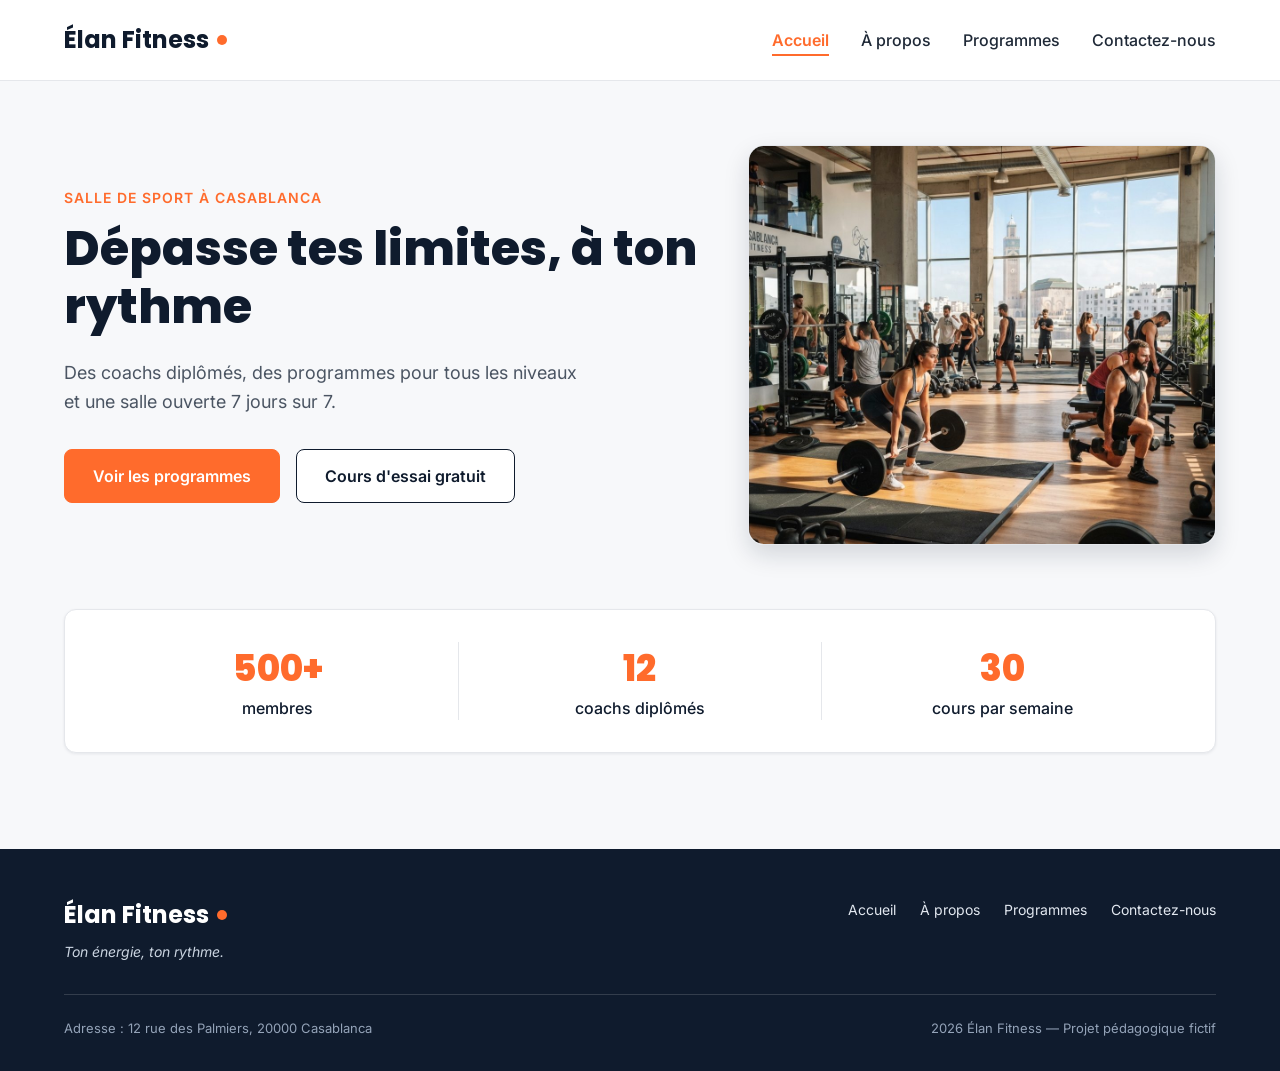
<file: index.html>
<!DOCTYPE html>
<html lang="fr">
<head>
  <meta charset="UTF-8">
  <meta name="viewport" content="width=device-width, initial-scale=1">
  <meta name="description" content="Élan Fitness, salle de sport à Casablanca : musculation, yoga, cardio et boxe fitness avec des coachs diplômés. Réservez votre cours d'essai gratuit.">
  <title>Élan Fitness | Salle de sport à Casablanca</title>

  <link rel="preconnect" href="https://fonts.googleapis.com">
  <link rel="preconnect" href="https://fonts.gstatic.com" crossorigin>
  <link href="https://fonts.googleapis.com/css2?family=Inter:wght@400;500;600&family=Poppins:wght@600;700;800&display=swap" rel="stylesheet">

  <link rel="stylesheet" href="style.css">
</head>

<body>

  <header class="en-tete">
    <div class="conteneur en-tete-contenu">
      <a href="#accueil" class="logo">Élan Fitness</a>

      <nav aria-label="Navigation principale">
        <ul class="menu">
          <li><a href="#accueil" class="lien-actif">Accueil</a></li>
          <li><a href="a-propos.html">À propos</a></li>
          <li><a href="programmes.html">Programmes</a></li>
          <li><a href="Contactez-nous.html">Contactez-nous</a></li>
        </ul>
      </nav>
    </div>
  </header>

  <main>

    <section id="accueil" class="hero">
      <div class="conteneur">

        <div class="hero-contenu">
          <div class="hero-texte">
            <p class="sur-titre">Salle de sport à Casablanca</p>
            <h1>Dépasse tes limites, à ton rythme</h1>
            <p class="hero-description">
              Des coachs diplômés, des programmes pour tous les niveaux et une salle ouverte 7 jours sur 7.
            </p>
            <div class="boutons">
              <a href="#programmes" class="bouton bouton-principal">Voir les programmes</a>
              <a href="#contact" class="bouton bouton-secondaire">Cours d'essai gratuit</a>
            </div>
          </div>

          <img class="hero-image" src="img/hero.jpg" alt="Des personnes s'entraînent dans une salle de sport lumineuse à Casablanca">
        </div>

        <div class="chiffres">
          <div class="chiffre">
            <p class="chiffre-nombre">500+</p>
            <p>membres</p>
          </div>
          <div class="chiffre">
            <p class="chiffre-nombre">12</p>
            <p>coachs diplômés</p>
          </div>
          <div class="chiffre">
            <p class="chiffre-nombre">30</p>
            <p>cours par semaine</p>
          </div>
        </div>

      </div>
    </section>

  </main>

  <footer class="pied-de-page">
    <div class="conteneur">

      <div class="pied-haut">
        <div>
          <p class="logo logo-clair">Élan Fitness</p>
          <p class="slogan">Ton énergie, ton rythme.</p>
        </div>

        <nav aria-label="Navigation du pied de page">
          <ul class="menu menu-pied">
            <li><a href="#contact">Accueil</a></li>
            <li><a href="a-propos.html">À propos</a></li>
            <li><a href="programmes.html">Programmes</a></li>
            <li><a href="Contactez-nous.html">Contactez-nous</a></li>
          </ul>
        </nav>
      </div>

      <div class="pied-bas">
        <p>Adresse : 12 rue des Palmiers, 20000 Casablanca</p>
        <p> 2026 Élan Fitness — Projet pédagogique fictif</p>
      </div>

    </div>
  </footer>

</body>
</html>
</file>
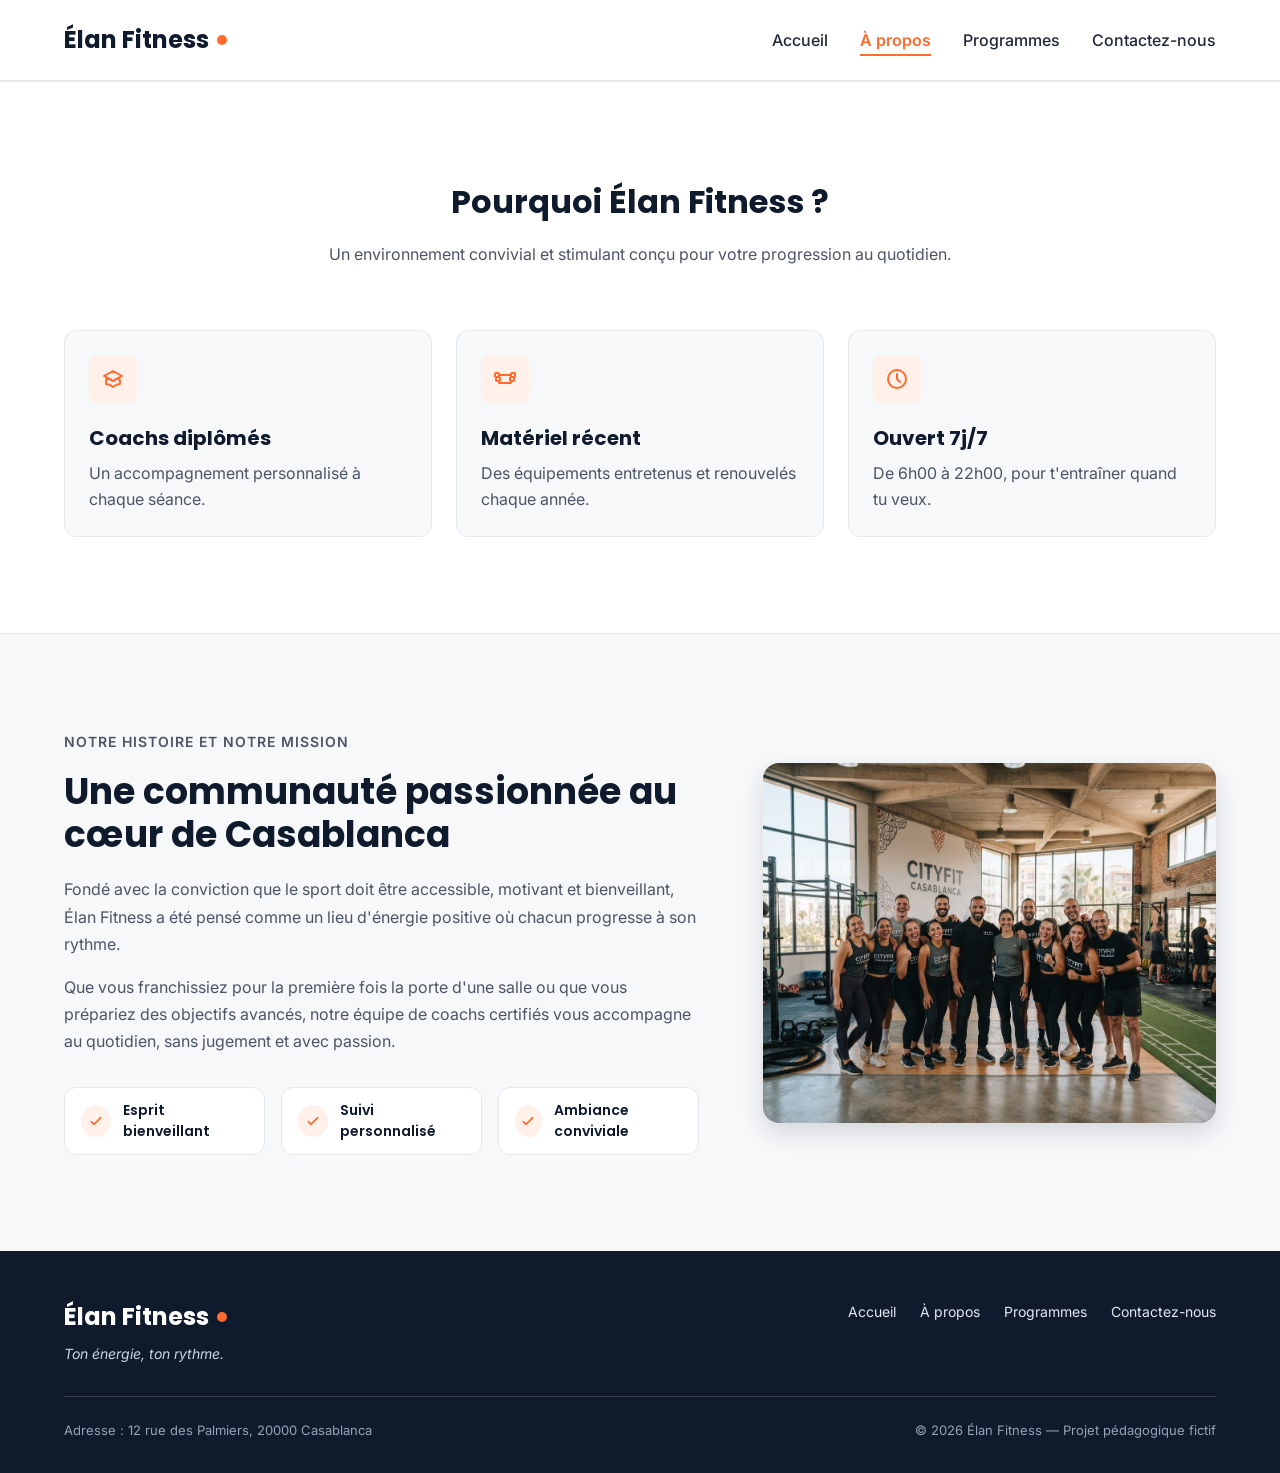
<file: a-propos.html>
<!DOCTYPE html>
<html lang="fr">
<head>
  <meta charset="UTF-8">
  <meta name="viewport" content="width=device-width, initial-scale=1">
  <meta name="description" content="Élan Fitness, salle de sport à Casablanca : musculation, yoga, cardio et boxe fitness avec des coachs diplômés. Réservez votre cours d'essai gratuit.">
  <title>Élan Fitness | Salle de sport à Casablanca</title>

  <link rel="preconnect" href="https://fonts.googleapis.com">
  <link rel="preconnect" href="https://fonts.gstatic.com" crossorigin>
  <link href="https://fonts.googleapis.com/css2?family=Inter:wght@400;500;600&family=Poppins:wght@600;700;800&display=swap" rel="stylesheet">

  <link rel="stylesheet" href="style.css">
</head>

<body>

  <header class="en-tete">
    <div class="conteneur en-tete-contenu">
      <a href="index.html" class="logo">Élan Fitness</a>

      <nav aria-label="Navigation principale">
        <ul class="menu">
          <li><a href="index.html" >Accueil</a></li>
          <li><a href="#a-propos" class="lien-actif">À propos</a></li>
          <li><a href="programmes.html">Programmes</a></li>
          <li><a href="Contactez-nous.html">Contactez-nous</a></li>
        </ul>
      </nav>
    </div>
  </header>
    <section class="section section-blanche">
      <div class="conteneur">

        <div class="section-titre">
          <h2>Pourquoi Élan Fitness ?</h2>
          <p>Un environnement convivial et stimulant conçu pour votre progression au quotidien.</p>
        </div>

        <div class="cartes">
          <article class="carte carte-avantage">
            <div class="icone"><img src="img/icone-coach.svg" alt=""></div>
            <h3>Coachs diplômés</h3>
            <p>Un accompagnement personnalisé à chaque séance.</p>
          </article>

          <article class="carte carte-avantage">
            <div class="icone"><img src="img/icone-materiel.svg" alt=""></div>
            <h3>Matériel récent</h3>
            <p>Des équipements entretenus et renouvelés chaque année.</p>
          </article>

          <article class="carte carte-avantage">
            <div class="icone"><img src="img/icone-horloge.svg" alt=""></div>
            <h3>Ouvert 7j/7</h3>
            <p>De 6h00 à 22h00, pour t'entraîner quand tu veux.</p>
          </article>
        </div>

      </div>
    </section>
    <section id="a-propos" class="section">
      <div class="conteneur apropos-contenu">

        <div class="apropos-texte">
          <p class="sur-titre">Notre histoire et notre mission</p>
          <h2>Une communauté passionnée au cœur de Casablanca</h2>
          <p>
            Fondé avec la conviction que le sport doit être accessible, motivant et bienveillant,
            Élan Fitness a été pensé comme un lieu d'énergie positive où chacun progresse à son rythme.
          </p>
          <p>
            Que vous franchissiez pour la première fois la porte d'une salle ou que vous prépariez des
            objectifs avancés, notre équipe de coachs certifiés vous accompagne au quotidien, sans
            jugement et avec passion.
          </p>

          <ul class="valeurs">
            <li class="valeur">
              <div class="icone icone-petite"><img src="img/icone-check.svg" alt=""></div>
              <span>Esprit bienveillant</span>
            </li>
            <li class="valeur">
              <div class="icone icone-petite"><img src="img/icone-check.svg" alt=""></div>
              <span>Suivi personnalisé</span>
            </li>
            <li class="valeur">
              <div class="icone icone-petite"><img src="img/icone-check.svg" alt=""></div>
              <span>Ambiance conviviale</span>
            </li>
          </ul>
        </div>

        <img class="apropos-image" src="img/equipe.jpg" alt="L'équipe de coachs d'Élan Fitness réunie dans la salle">

      </div>
    </section>
    <footer class="pied-de-page">
    <div class="conteneur">

      <div class="pied-haut">
        <div>
          <p class="logo logo-clair">Élan Fitness</p>
          <p class="slogan">Ton énergie, ton rythme.</p>
        </div>

        <nav aria-label="Navigation du pied de page">
          <ul class="menu menu-pied">
            <li><a href="index.html">Accueil</a></li>
            <li><a href="#a-propos" >À propos</a></li>
            <li><a href="programmes.html">Programmes</a></li>
            <li><a href="Contactez-nous.html">Contactez-nous</a></li>
          </ul>
        </nav>
      </div>

      <div class="pied-bas">
        <p>Adresse : 12 rue des Palmiers, 20000 Casablanca</p>
        <p>&copy; 2026 Élan Fitness — Projet pédagogique fictif</p>
      </div>

    </div>
  </footer>
</body>
</html>
</file>
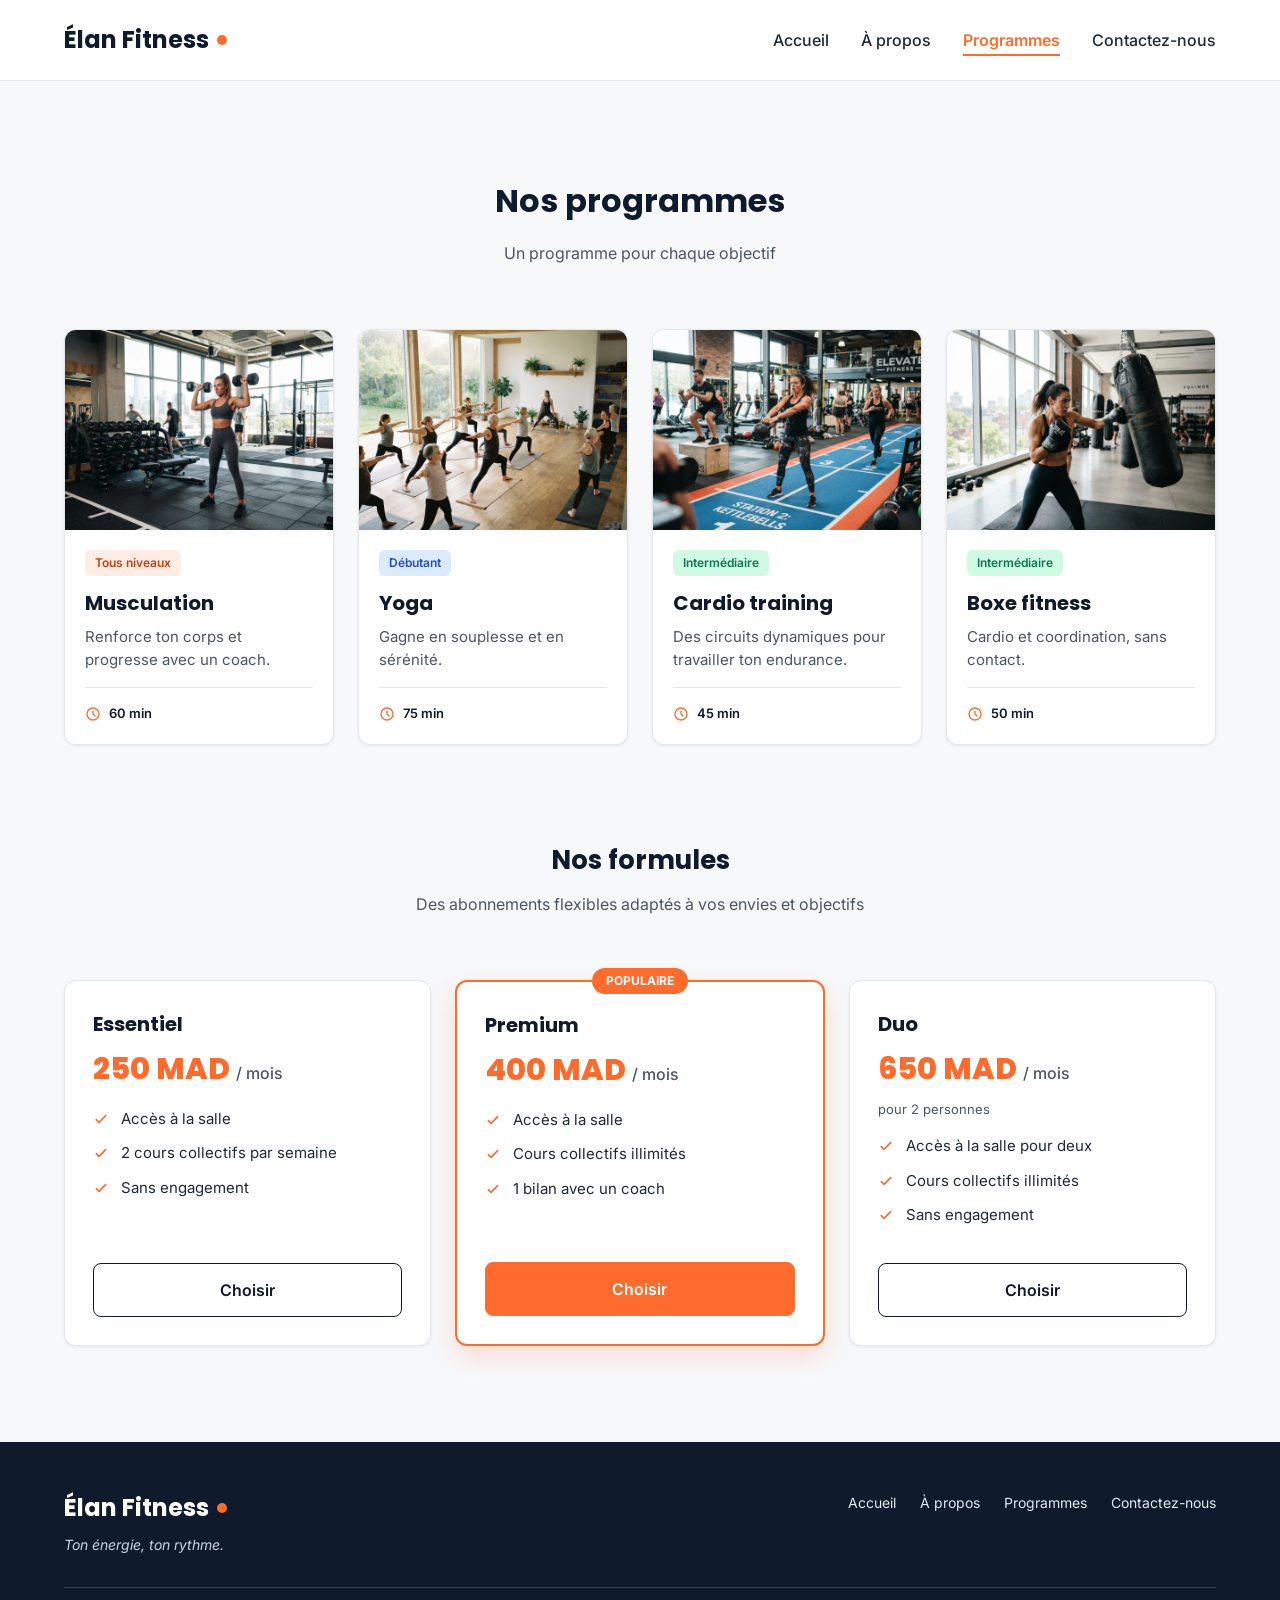
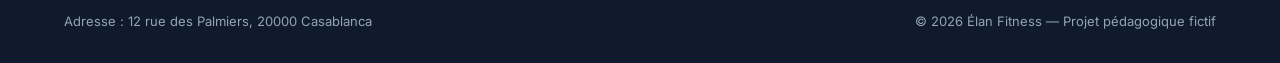
<file: programmes.html>
<!DOCTYPE html>
<html lang="fr">
<head>
  <meta charset="UTF-8">
  <meta name="viewport" content="width=device-width, initial-scale=1">
  <meta name="description" content="Élan Fitness, salle de sport à Casablanca : musculation, yoga, cardio et boxe fitness avec des coachs diplômés. Réservez votre cours d'essai gratuit.">
  <title>Élan Fitness | Salle de sport à Casablanca</title>

  <link rel="preconnect" href="https://fonts.googleapis.com">
  <link rel="preconnect" href="https://fonts.gstatic.com" crossorigin>
  <link href="https://fonts.googleapis.com/css2?family=Inter:wght@400;500;600&family=Poppins:wght@600;700;800&display=swap" rel="stylesheet">

  <link rel="stylesheet" href="style.css">
</head>

<body>

  <header class="en-tete">
    <div class="conteneur en-tete-contenu">
      <a href="index.html" class="logo">Élan Fitness</a>

      <nav aria-label="Navigation principale">
        <ul class="menu">
          <li><a href="index.html" >Accueil</a></li>
          <li><a href="a-propos.html">À propos</a></li>
          <li><a href="#programmes" class="lien-actif">Programmes</a></li>
          <li><a href="Contactez-nous.html">Contactez-nous</a></li>
        </ul>
      </nav>
    </div>
  </header>
<section id="programmes" class="section">
      <div class="conteneur">

        <div class="section-titre">
          <h2>Nos programmes</h2>
          <p>Un programme pour chaque objectif</p>
        </div>

        <div class="cartes">

          <article class="carte carte-programme">
            <img src="img/musculation.jpg" alt="Une sportive soulève des haltères dans l'espace musculation">
            <div class="programme-corps">
              <span class="etiquette etiquette-orange">Tous niveaux</span>
              <h3>Musculation</h3>
              <p>Renforce ton corps et progresse avec un coach.</p>
              <p class="duree"><img src="img/icone-duree.svg" alt="">60 min</p>
            </div>
          </article>

          <article class="carte carte-programme">
            <img src="img/yoga.jpg" alt="Un groupe pratique le yoga sur des tapis dans une salle lumineuse">
            <div class="programme-corps">
              <span class="etiquette etiquette-bleue">Débutant</span>
              <h3>Yoga</h3>
              <p>Gagne en souplesse et en sérénité.</p>
              <p class="duree"><img src="img/icone-duree.svg" alt="">75 min</p>
            </div>
          </article>

          <article class="carte carte-programme">
            <img src="img/cardio.jpg" alt="Des sportifs suivent un circuit de cardio training avec des kettlebells">
            <div class="programme-corps">
              <span class="etiquette etiquette-verte">Intermédiaire</span>
              <h3>Cardio training</h3>
              <p>Des circuits dynamiques pour travailler ton endurance.</p>
              <p class="duree"><img src="img/icone-duree.svg" alt="">45 min</p>
            </div>
          </article>

          <article class="carte carte-programme">
            <img src="img/boxe.jpg" alt="Une sportive frappe un sac de frappe pendant un cours de boxe fitness">
            <div class="programme-corps">
              <span class="etiquette etiquette-verte">Intermédiaire</span>
              <h3>Boxe fitness</h3>
              <p>Cardio et coordination, sans contact.</p>
              <p class="duree"><img src="img/icone-duree.svg" alt="">50 min</p>
            </div>
          </article>

        </div>

        <div class="formules">

          <div class="section-titre">
            <h3>Nos formules</h3>
            <p>Des abonnements flexibles adaptés à vos envies et objectifs</p>
          </div>

          <div class="cartes">

            <article class="carte formule">
              <h4>Essentiel</h4>
              <p class="prix">250 MAD <span>/ mois</span></p>
              <ul class="formule-liste">
                <li>Accès à la salle</li>
                <li>2 cours collectifs par semaine</li>
                <li>Sans engagement</li>
              </ul>
              <a href="#contact" class="bouton bouton-secondaire">Choisir</a>
            </article>

            <article class="carte formule formule-populaire">
              <p class="badge-populaire">Populaire</p>
              <h4>Premium</h4>
              <p class="prix">400 MAD <span>/ mois</span></p>
              <ul class="formule-liste">
                <li>Accès à la salle</li>
                <li>Cours collectifs illimités</li>
                <li>1 bilan avec un coach</li>
              </ul>
              <a href="#contact" class="bouton bouton-principal">Choisir</a>
            </article>

            <article class="carte formule">
              <h4>Duo</h4>
              <p class="prix">650 MAD <span>/ mois</span></p>
              <p class="prix-note">pour 2 personnes</p>
              <ul class="formule-liste">
                <li>Accès à la salle pour deux</li>
                <li>Cours collectifs illimités</li>
                <li>Sans engagement</li>
              </ul>
              <a href="#contact" class="bouton bouton-secondaire">Choisir</a>
            </article>

          </div>
        </div>

      </div>
    </section>
    <footer class="pied-de-page">
    <div class="conteneur">

      <div class="pied-haut">
        <div>
          <p class="logo logo-clair">Élan Fitness</p>
          <p class="slogan">Ton énergie, ton rythme.</p>
        </div>

        <nav aria-label="Navigation du pied de page">
          <ul class="menu menu-pied">
            <li><a href="index.html">Accueil</a></li>
            <li><a href="a-propos.html">À propos</a></li>
            <li><a href="#programmes">Programmes</a></li>
            <li><a href="Contactez-nous.html">Contactez-nous</a></li>
          </ul>
        </nav>
      </div>

      <div class="pied-bas">
        <p>Adresse : 12 rue des Palmiers, 20000 Casablanca</p>
        <p>&copy; 2026 Élan Fitness — Projet pédagogique fictif</p>
      </div>

    </div>
  </footer>

</body>
</html>
</file>
<file: style.css>
* {
  box-sizing: border-box;
  margin: 0;
  padding: 0;
}

html {
  scroll-behavior: smooth;
}

body {
  font-family: 'Inter', Arial, sans-serif;
  font-size: 16px;
  line-height: 1.5;
  color: #1F2937;
  background-color: #F7F8FA;
}

h1, h2, h3, h4 {
  font-family: 'Poppins', Arial, sans-serif;
  color: #0F1B2D;
}

a {
  color: inherit;
  text-decoration: none;
}

ul {
  list-style: none;
}

img {
  display: block;
  max-width: 100%;
}

a:focus-visible,
button:focus-visible {
  outline: 3px solid #FF6B2C;
  outline-offset: 2px;
}

.conteneur {
  width: 100%;
  max-width: 1200px;
  margin: 0 auto;
  padding: 0 24px;
}

.section {
  padding: 96px 0;
}

.section-blanche {
  background-color: #FFFFFF;
  border-top: 1px solid #E5E7EB;
  border-bottom: 1px solid #E5E7EB;
}

.section-titre {
  max-width: 640px;
  margin: 0 auto 64px;
  text-align: center;
}

.section-titre h2 {
  font-size: 32px;
  margin-bottom: 16px;
}

.section-titre h3 {
  font-size: 26px;
  margin-bottom: 12px;
}

.section-titre p {
  color: #4B5563;
}

.sur-titre {
  font-size: 14px;
  font-weight: 600;
  color: #FF6B2C;
  text-transform: uppercase;
  letter-spacing: 1px;
  margin-bottom: 12px;
}

.bouton {
  display: inline-block;
  padding: 14px 28px;
  border-radius: 8px;
  font-size: 16px;
  font-weight: 600;
  text-align: center;
  cursor: pointer;
}

.bouton-principal {
  background-color: #FF6B2C;
  border: 1px solid #FF6B2C;
  color: #FFFFFF;
}

.bouton-principal:hover {
  background-color: #F05817;
}

.bouton-secondaire {
  background-color: #FFFFFF;
  border: 1px solid #0F1B2D;
  color: #0F1B2D;
}

.bouton-secondaire:hover {
  background-color: #F3F4F6;
}

.cartes {
  display: flex;
  gap: 24px;
}

.carte {
  flex: 1;
  background-color: #FFFFFF;
  border: 1px solid #E5E7EB;
  border-radius: 12px;
  box-shadow: 0 1px 3px rgba(15, 27, 45, 0.08);
}

.icone {
  width: 48px;
  height: 48px;
  background-color: #FFF0EA;
  border-radius: 8px;
  display: flex;
  align-items: center;
  justify-content: center;
}

.icone img {
  width: 24px;
  height: 24px;
}

.icone-petite {
  width: 32px;
  height: 32px;
  border-radius: 50%;
}

.icone-petite img {
  width: 16px;
  height: 16px;
}

.en-tete {
  position: sticky;
  top: 0;
  z-index: 10;
  background-color: #FFFFFF;
  border-bottom: 1px solid #E5E7EB;
}

.en-tete-contenu {
  height: 80px;
  display: flex;
  align-items: center;
  justify-content: space-between;
}

.logo {
  display: flex;
  align-items: center;
  font-family: 'Poppins', Arial, sans-serif;
  font-size: 24px;
  font-weight: 700;
  color: #0F1B2D;
}

.logo::after {
  content: "";
  width: 10px;
  height: 10px;
  margin-left: 8px;
  background-color: #FF6B2C;
  border-radius: 50%;
}

.menu {
  display: flex;
  gap: 32px;
}

.menu a {
  font-weight: 500;
  padding-bottom: 4px;
  border-bottom: 2px solid transparent;
}

.menu a:hover {
  color: #FF6B2C;
}

.menu .lien-actif {
  color: #FF6B2C;
  font-weight: 600;
  border-bottom-color: #FF6B2C;
}

.hero {
  padding: 64px 0 96px;
}

.hero-contenu {
  display: flex;
  align-items: center;
  gap: 32px;
}

.hero-texte {
  flex: 7;
}

.hero-texte h1 {
  font-size: 48px;
  font-weight: 800;
  line-height: 1.2;
  margin-bottom: 24px;
}

.hero-description {
  max-width: 520px;
  font-size: 18px;
  line-height: 1.6;
  color: #4B5563;
  margin-bottom: 32px;
}

.boutons {
  display: flex;
  flex-wrap: wrap;
  gap: 16px;
}

.hero-image {
  flex: 5;
  min-width: 0;
  height: 400px;
  object-fit: cover;
  border-radius: 16px;
  border: 1px solid #E5E7EB;
  box-shadow: 0 10px 25px rgba(15, 27, 45, 0.15);
}

.chiffres {
  display: flex;
  margin-top: 64px;
  padding: 32px;
  background-color: #FFFFFF;
  border: 1px solid #E5E7EB;
  border-radius: 12px;
  box-shadow: 0 1px 3px rgba(15, 27, 45, 0.08);
}

.chiffre {
  flex: 1;
  text-align: center;
  font-weight: 500;
  color: #0F1B2D;
}

.chiffre + .chiffre {
  border-left: 1px solid #E5E7EB;
}

.chiffre-nombre {
  font-family: 'Poppins', Arial, sans-serif;
  font-size: 36px;
  font-weight: 800;
  color: #FF6B2C;
}

.carte-avantage {
  padding: 24px;
  background-color: #F7F8FA;
  box-shadow: none;
}

.carte-avantage .icone {
  margin-bottom: 20px;
}

.carte-avantage h3 {
  font-size: 20px;
  margin-bottom: 8px;
}

.carte-avantage p {
  color: #4B5563;
  line-height: 1.6;
}

.apropos-contenu {
  display: flex;
  align-items: center;
  gap: 64px;
}

.apropos-texte {
  flex: 7;
}

.apropos-texte h2 {
  font-size: 36px;
  line-height: 1.2;
  margin-bottom: 20px;
}

.apropos-texte p {
  color: #4B5563;
  line-height: 1.7;
  margin-bottom: 16px;
}

.valeurs {
  display: flex;
  gap: 16px;
  margin-top: 32px;
}

.valeur {
  flex: 1;
  display: flex;
  align-items: center;
  gap: 12px;
  padding: 12px 16px;
  background-color: #FFFFFF;
  border: 1px solid #E5E7EB;
  border-radius: 12px;
  font-family: 'Poppins', Arial, sans-serif;
  font-size: 14px;
  font-weight: 600;
  color: #0F1B2D;
}

.apropos-image {
  flex: 5;
  min-width: 0;
  height: 360px;
  object-fit: cover;
  border-radius: 16px;
  box-shadow: 0 10px 25px rgba(15, 27, 45, 0.15);
}

.carte-programme {
  display: flex;
  flex-direction: column;
  overflow: hidden;
}

.carte-programme > img {
  width: 100%;
  height: 200px;
  object-fit: cover;
}

.programme-corps {
  flex: 1;
  display: flex;
  flex-direction: column;
  padding: 20px;
}

.programme-corps h3 {
  font-size: 20px;
  margin-bottom: 8px;
}

.programme-corps p {
  font-size: 15px;
  color: #4B5563;
}

.etiquette {
  align-self: flex-start;
  padding: 4px 10px;
  margin-bottom: 12px;
  border-radius: 6px;
  font-size: 12px;
  font-weight: 600;
}

.etiquette-orange {
  background-color: #FFEDE5;
  color: #C2410C;
}

.etiquette-bleue {
  background-color: #DBEAFE;
  color: #1D4ED8;
}

.etiquette-verte {
  background-color: #D1FAE5;
  color: #047857;
}

.programme-corps .duree {
  display: flex;
  align-items: center;
  gap: 8px;
  margin-top: auto;
  padding-top: 16px;
  border-top: 1px solid #E5E7EB;
  font-size: 13px;
  font-weight: 600;
  color: #0F1B2D;
}

.programme-corps h3 + p {
  margin-bottom: 16px;
}

.duree img {
  width: 16px;
  height: 16px;
}

.formules {
  margin-top: 96px;
}

.formule {
  position: relative;
  display: flex;
  flex-direction: column;
  padding: 28px;
}

.formule h4 {
  font-size: 20px;
}

.prix {
  margin: 8px 0 16px;
  font-family: 'Poppins', Arial, sans-serif;
  font-size: 30px;
  font-weight: 800;
  color: #FF6B2C;
}

.prix span {
  font-family: 'Inter', Arial, sans-serif;
  font-size: 16px;
  font-weight: 500;
  color: #4B5563;
}

.prix-note {
  margin: -8px 0 16px;
  font-size: 13px;
  color: #4B5563;
}

.formule-liste {
  flex: 1;
  margin-bottom: 24px;
}

.formule-liste li {
  padding-left: 28px;
  margin-bottom: 12px;
  font-size: 15px;
  background-image: url('img/icone-check.svg');
  background-repeat: no-repeat;
  background-position: left center;
  background-size: 16px;
}

.formule .bouton {
  display: block;
}

.formule-populaire {
  border: 2px solid #FF6B2C;
  box-shadow: 0 10px 25px rgba(255, 107, 44, 0.2);
}

.badge-populaire {
  position: absolute;
  top: -14px;
  left: 50%;
  transform: translateX(-50%);
  padding: 4px 14px;
  background-color: #FF6B2C;
  border-radius: 999px;
  font-size: 12px;
  font-weight: 700;
  text-transform: uppercase;
  color: #FFFFFF;
}

.pied-de-page {
  padding: 48px 0 32px;
  background-color: #0F1B2D;
  color: #FFFFFF;
}

.pied-haut {
  display: flex;
  justify-content: space-between;
  align-items: flex-start;
  padding-bottom: 32px;
  border-bottom: 1px solid rgba(255, 255, 255, 0.15);
}

.logo-clair {
  color: #FFFFFF;
}

.slogan {
  margin-top: 8px;
  font-size: 14px;
  font-style: italic;
  color: #CBD5E1;
}

.menu-pied {
  gap: 24px;
}

.menu-pied a {
  font-size: 14px;
  font-weight: 400;
  color: #E2E8F0;
}

.pied-bas {
  display: flex;
  justify-content: space-between;
  margin-top: 24px;
  font-size: 13px;
  color: #94A3B8;
}
</file>
